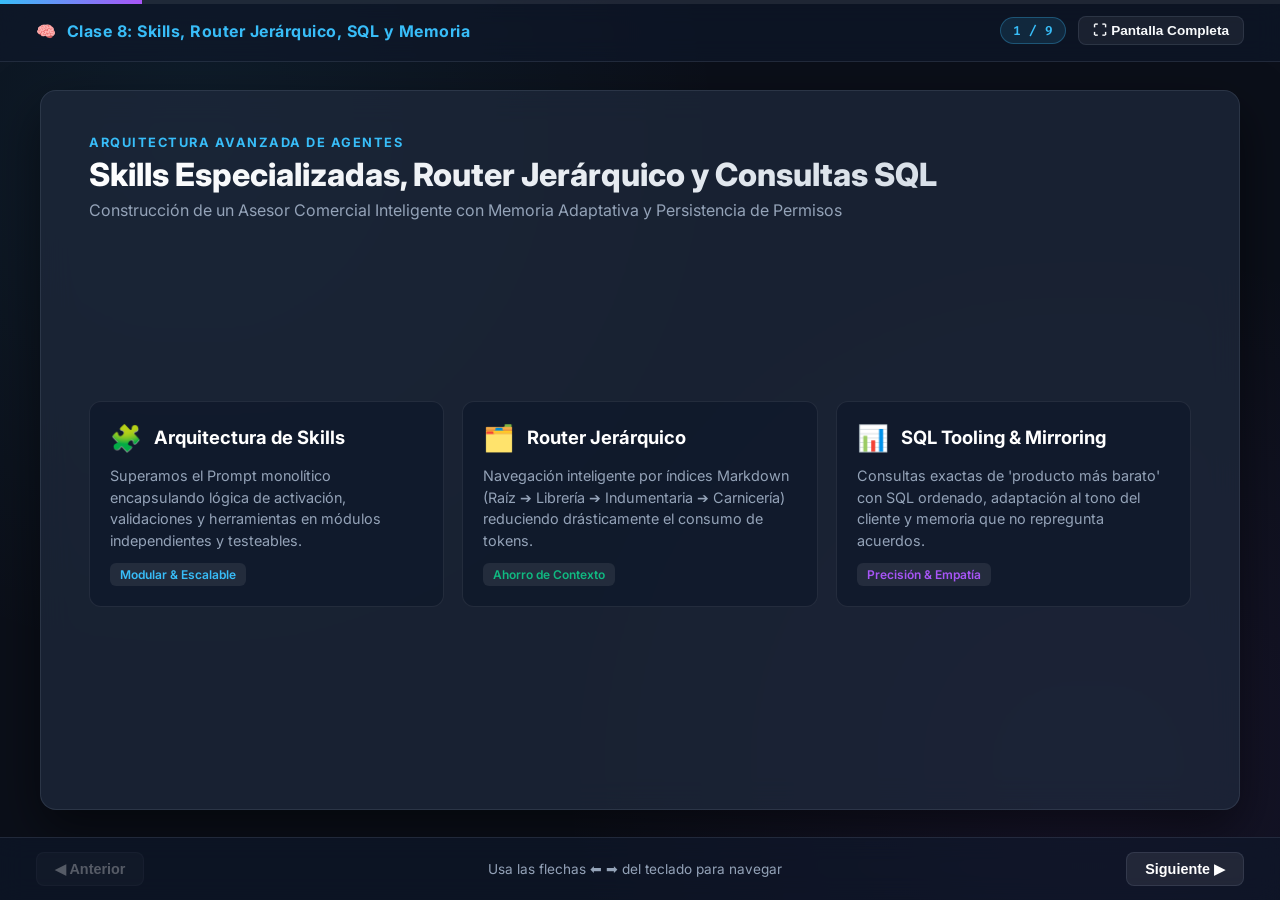
<file: clase8/10-skill/presentacion_clase8.html>
<!DOCTYPE html>
<html lang="es">
<head>
    <meta charset="UTF-8">
    <meta name="viewport" content="width=device-width, initial-scale=1.0">
    <title>Clase 8: Skills de IA, Router Jerárquico, SQL y Memoria Adaptativa</title>
    <link rel="icon" href="data:image/svg+xml,<svg xmlns='http://www.w3.org/2000/svg' viewBox='0 0 100 100'><text y='.9em' font-size='90'>🧠</text></svg>">
    <!-- Google Fonts -->
    <link rel="preconnect" href="https://fonts.googleapis.com">
    <link rel="preconnect" href="https://fonts.gstatic.com" crossorigin>
    <link href="https://fonts.googleapis.com/css2?family=Fira+Code:wght@400;600&family=Inter:wght@300;400;600;700;800&display=swap" rel="stylesheet">
    <style>
        :root {
            --bg-primary: #0b0f19;
            --bg-card: rgba(30, 41, 59, 0.75);
            --border-card: rgba(148, 163, 184, 0.15);
            --accent-cyan: #38bdf8;
            --accent-blue: #3b82f6;
            --accent-emerald: #10b981;
            --accent-purple: #a855f7;
            --accent-amber: #f59e0b;
            --accent-rose: #f43f5e;
            --text-main: #f8fafc;
            --text-muted: #94a3b8;
        }

        * {
            box-sizing: border-box;
            margin: 0;
            padding: 0;
            user-select: none;
        }

        body {
            font-family: 'Inter', sans-serif;
            background-color: var(--bg-primary);
            background-image: 
                radial-gradient(circle at 15% 15%, rgba(56, 189, 248, 0.08) 0%, transparent 40%),
                radial-gradient(circle at 85% 85%, rgba(168, 85, 247, 0.08) 0%, transparent 40%);
            color: var(--text-main);
            overflow: hidden;
            width: 100vw;
            height: 100vh;
            display: flex;
            flex-direction: column;
        }

        /* Top Progress Bar */
        .progress-bar-container {
            width: 100%;
            height: 4px;
            background: rgba(255, 255, 255, 0.08);
            position: fixed;
            top: 0;
            left: 0;
            z-index: 100;
        }

        .progress-bar {
            height: 100%;
            width: 10%;
            background: linear-gradient(90deg, var(--accent-cyan), var(--accent-purple));
            transition: width 0.3s ease;
        }

        /* Top Header */
        header {
            display: flex;
            justify-content: space-between;
            align-items: center;
            padding: 16px 36px;
            background: rgba(15, 23, 42, 0.65);
            backdrop-filter: blur(12px);
            border-bottom: 1px solid var(--border-card);
            z-index: 10;
        }

        .header-title {
            font-size: 1rem;
            font-weight: 700;
            display: flex;
            align-items: center;
            gap: 10px;
            color: var(--accent-cyan);
            letter-spacing: 0.5px;
        }

        .header-controls {
            display: flex;
            align-items: center;
            gap: 12px;
        }

        .badge-pill {
            background: rgba(56, 189, 248, 0.12);
            color: var(--accent-cyan);
            border: 1px solid rgba(56, 189, 248, 0.3);
            padding: 4px 12px;
            border-radius: 20px;
            font-size: 0.8rem;
            font-weight: 600;
            font-family: 'Fira Code', monospace;
        }

        .btn-icon {
            background: rgba(255, 255, 255, 0.06);
            border: 1px solid var(--border-card);
            color: var(--text-main);
            padding: 6px 14px;
            border-radius: 8px;
            cursor: pointer;
            font-size: 0.85rem;
            font-weight: 600;
            transition: all 0.2s;
            display: flex;
            align-items: center;
            gap: 6px;
        }

        .btn-icon:hover {
            background: rgba(255, 255, 255, 0.15);
            border-color: var(--accent-cyan);
            transform: translateY(-1px);
        }

        /* Main Presentation Canvas */
        main.deck-container {
            flex: 1;
            position: relative;
            display: flex;
            align-items: center;
            justify-content: center;
            padding: 24px 40px;
            overflow: hidden;
        }

        .slide {
            position: absolute;
            width: min(1200px, 94vw);
            height: min(720px, 82vh);
            background: var(--bg-card);
            border: 1px solid var(--border-card);
            border-radius: 16px;
            backdrop-filter: blur(16px);
            padding: 40px 48px;
            opacity: 0;
            pointer-events: none;
            transform: scale(0.95) translateY(20px);
            transition: opacity 0.35s cubic-bezier(0.16, 1, 0.3, 1), transform 0.35s cubic-bezier(0.16, 1, 0.3, 1);
            display: flex;
            flex-direction: column;
            justify-content: space-between;
            box-shadow: 0 20px 50px rgba(0, 0, 0, 0.5);
            overflow-y: auto;
        }

        .slide.active {
            opacity: 1;
            pointer-events: auto;
            transform: scale(1) translateY(0);
            z-index: 5;
        }

        /* Slide Components */
        .slide-header {
            margin-bottom: 20px;
        }

        .slide-tag {
            font-size: 0.8rem;
            text-transform: uppercase;
            letter-spacing: 1.5px;
            font-weight: 700;
            color: var(--accent-cyan);
            margin-bottom: 6px;
            display: inline-block;
        }

        .slide-title {
            font-size: 2rem;
            font-weight: 800;
            line-height: 1.2;
            background: linear-gradient(135deg, #ffffff 0%, #cbd5e1 100%);
            -webkit-background-clip: text;
            -webkit-text-fill-color: transparent;
        }

        .slide-subtitle {
            font-size: 1rem;
            color: var(--text-muted);
            margin-top: 6px;
        }

        .slide-body {
            flex: 1;
            display: flex;
            flex-direction: column;
            justify-content: center;
            gap: 20px;
        }

        /* Grid Layouts */
        .grid-2 {
            display: grid;
            grid-template-columns: 1fr 1fr;
            gap: 24px;
            align-items: stretch;
        }

        .grid-3 {
            display: grid;
            grid-template-columns: repeat(3, 1fr);
            gap: 18px;
            align-items: stretch;
        }

        /* Cards */
        .card {
            background: rgba(15, 23, 42, 0.7);
            border: 1px solid rgba(255, 255, 255, 0.08);
            border-radius: 12px;
            padding: 20px;
            transition: all 0.25s ease;
            display: flex;
            flex-direction: column;
        }

        .card:hover {
            border-color: rgba(56, 189, 248, 0.4);
            transform: translateY(-2px);
            box-shadow: 0 8px 24px rgba(0, 0, 0, 0.3);
        }

        .card-header {
            display: flex;
            align-items: center;
            gap: 12px;
            margin-bottom: 12px;
        }

        .card-icon {
            font-size: 1.6rem;
        }

        .card-title {
            font-size: 1.15rem;
            font-weight: 700;
            color: #fff;
        }

        .card-desc {
            font-size: 0.9rem;
            color: var(--text-muted);
            line-height: 1.5;
            flex: 1;
        }

        .card-badge {
            align-self: flex-start;
            margin-top: 12px;
            font-size: 0.75rem;
            padding: 4px 10px;
            border-radius: 6px;
            background: rgba(255, 255, 255, 0.08);
            font-weight: 600;
        }

        /* Code Blocks */
        .code-container {
            background: #060911;
            border: 1px solid rgba(255, 255, 255, 0.1);
            border-radius: 10px;
            overflow: hidden;
            font-family: 'Fira Code', monospace;
            font-size: 0.82rem;
            position: relative;
        }

        .code-header {
            background: rgba(255, 255, 255, 0.04);
            padding: 8px 14px;
            display: flex;
            justify-content: space-between;
            align-items: center;
            border-bottom: 1px solid rgba(255, 255, 255, 0.06);
        }

        .code-lang {
            color: var(--accent-cyan);
            font-size: 0.75rem;
            font-weight: 600;
        }

        .copy-btn {
            background: transparent;
            border: none;
            color: var(--text-muted);
            cursor: pointer;
            font-size: 0.75rem;
            display: flex;
            align-items: center;
            gap: 4px;
        }

        .copy-btn:hover {
            color: #fff;
        }

        pre {
            padding: 14px;
            overflow-x: auto;
            color: #e2e8f0;
            line-height: 1.5;
            max-height: 380px;
        }

        /* Simulator Interactive Styles */
        .sim-container {
            display: grid;
            grid-template-columns: 1.1fr 1fr;
            gap: 20px;
            height: 100%;
        }

        .sim-box {
            background: rgba(15, 23, 42, 0.85);
            border: 1px solid var(--border-card);
            border-radius: 12px;
            padding: 20px;
            display: flex;
            flex-direction: column;
            gap: 12px;
        }

        .sim-input {
            width: 100%;
            background: rgba(0, 0, 0, 0.4);
            border: 1px solid rgba(255, 255, 255, 0.15);
            color: #fff;
            padding: 10px 14px;
            border-radius: 8px;
            font-family: 'Inter', sans-serif;
            font-size: 0.9rem;
            outline: none;
        }

        .sim-input:focus {
            border-color: var(--accent-cyan);
            box-shadow: 0 0 0 2px rgba(56, 189, 248, 0.2);
        }

        .sim-btn {
            background: linear-gradient(135deg, var(--accent-cyan), var(--accent-blue));
            color: #000;
            font-weight: 700;
            padding: 10px 18px;
            border: none;
            border-radius: 8px;
            cursor: pointer;
            transition: all 0.2s;
        }

        .sim-btn:hover {
            opacity: 0.9;
            transform: translateY(-1px);
        }

        .sim-output {
            flex: 1;
            background: #060911;
            border: 1px solid rgba(255, 255, 255, 0.08);
            border-radius: 8px;
            padding: 14px;
            overflow-y: auto;
            font-family: 'Fira Code', monospace;
            font-size: 0.82rem;
            color: #38bdf8;
            line-height: 1.5;
            white-space: pre-wrap;
        }

        /* Navigation Footer */
        footer {
            padding: 14px 36px;
            display: flex;
            justify-content: space-between;
            align-items: center;
            background: rgba(15, 23, 42, 0.65);
            backdrop-filter: blur(12px);
            border-top: 1px solid var(--border-card);
            z-index: 10;
        }

        .nav-btn {
            background: rgba(255, 255, 255, 0.08);
            border: 1px solid var(--border-card);
            color: #fff;
            padding: 8px 18px;
            border-radius: 8px;
            cursor: pointer;
            font-weight: 600;
            font-size: 0.9rem;
            transition: all 0.2s;
            display: flex;
            align-items: center;
            gap: 8px;
        }

        .nav-btn:hover:not(:disabled) {
            background: var(--accent-cyan);
            color: #000;
            border-color: var(--accent-cyan);
        }

        .nav-btn:disabled {
            opacity: 0.3;
            cursor: not-allowed;
        }

        /* Tabbed code viewer */
        .tab-buttons {
            display: flex;
            gap: 6px;
            margin-bottom: 10px;
        }

        .tab-btn {
            background: rgba(255, 255, 255, 0.05);
            border: 1px solid rgba(255, 255, 255, 0.1);
            color: var(--text-muted);
            padding: 6px 14px;
            border-radius: 6px;
            font-size: 0.8rem;
            cursor: pointer;
            font-weight: 600;
        }

        .tab-btn.active {
            background: rgba(56, 189, 248, 0.2);
            color: var(--accent-cyan);
            border-color: var(--accent-cyan);
        }

        .tab-pane {
            display: none;
        }

        .tab-pane.active {
            display: block;
        }
    </style>
</head>
<body>

    <div class="progress-bar-container">
        <div class="progress-bar" id="progressBar"></div>
    </div>

    <header>
        <div class="header-title">
            <span>🧠</span>
            <span>Clase 8: Skills, Router Jerárquico, SQL y Memoria</span>
        </div>
        <div class="header-controls">
            <span class="badge-pill" id="slideCounter">1 / 9</span>
            <button class="btn-icon" id="fullscreenBtn">⛶ Pantalla Completa</button>
        </div>
    </header>

    <main class="deck-container">

        <!-- SLIDE 1: Portada -->
        <section class="slide active" data-slide="1">
            <div class="slide-header">
                <span class="slide-tag">Arquitectura Avanzada de Agentes</span>
                <h1 class="slide-title">Skills Especializadas, Router Jerárquico y Consultas SQL</h1>
                <p class="slide-subtitle">Construcción de un Asesor Comercial Inteligente con Memoria Adaptativa y Persistencia de Permisos</p>
            </div>
            <div class="slide-body">
                <div class="grid-3">
                    <div class="card">
                        <div class="card-header">
                            <span class="card-icon">🧩</span>
                            <h3 class="card-title">Arquitectura de Skills</h3>
                        </div>
                        <p class="card-desc">Superamos el Prompt monolítico encapsulando lógica de activación, validaciones y herramientas en módulos independientes y testeables.</p>
                        <span class="card-badge" style="color: var(--accent-cyan);">Modular & Escalable</span>
                    </div>
                    <div class="card">
                        <div class="card-header">
                            <span class="card-icon">🗂️</span>
                            <h3 class="card-title">Router Jerárquico</h3>
                        </div>
                        <p class="card-desc">Navegación inteligente por índices Markdown (Raíz ➔ Librería ➔ Indumentaria ➔ Carnicería) reduciendo drásticamente el consumo de tokens.</p>
                        <span class="card-badge" style="color: var(--accent-emerald);">Ahorro de Contexto</span>
                    </div>
                    <div class="card">
                        <div class="card-header">
                            <span class="card-icon">📊</span>
                            <h3 class="card-title">SQL Tooling & Mirroring</h3>
                        </div>
                        <p class="card-desc">Consultas exactas de 'producto más barato' con SQL ordenado, adaptación al tono del cliente y memoria que no repregunta acuerdos.</p>
                        <span class="card-badge" style="color: var(--accent-purple);">Precisión & Empatía</span>
                    </div>
                </div>
            </div>
        </section>

        <!-- SLIDE 2: El Desafío: Monolito vs Skills -->
        <section class="slide" data-slide="2">
            <div class="slide-header">
                <span class="slide-tag">Conceptos Fundamentales</span>
                <h1 class="slide-title">El Problema del Prompt Monolítico</h1>
                <p class="slide-subtitle">Por qué los agentes complejos necesitan Skills desacopladas y autónomas</p>
            </div>
            <div class="slide-body">
                <div class="grid-2">
                    <div class="card" style="border-color: rgba(244, 63, 94, 0.3);">
                        <div class="card-header">
                            <span class="card-icon">❌</span>
                            <h3 class="card-title" style="color: var(--accent-rose);">Enfoque Monolítico (Ingenuo)</h3>
                        </div>
                        <ul style="color: var(--text-muted); font-size: 0.9rem; line-height: 1.8; margin-left: 20px;">
                            <li>Un System Prompt de miles de líneas con todas las reglas de negocio.</li>
                            <li>Todos los archivos y catálogos cargados al contexto a la vez.</li>
                            <li>Degradación de atención: el modelo confunde reglas y pierde precisión.</li>
                            <li>Costos altos de API y lentitud en cada interacción.</li>
                        </ul>
                    </div>
                    <div class="card" style="border-color: rgba(16, 185, 129, 0.3);">
                        <div class="card-header">
                            <span class="card-icon">✅</span>
                            <h3 class="card-title" style="color: var(--accent-emerald);">Enfoque Basado en Skills</h3>
                        </div>
                        <ul style="color: var(--text-muted); font-size: 0.9rem; line-height: 1.8; margin-left: 20px;">
                            <li><strong>Matcher:</strong> Detecta si el prompt activa la habilidad (ej: consulta de precios).</li>
                            <li><strong>Executor:</strong> Ejecuta la herramienta especializada (SQL, Router, Memoria).</li>
                            <li><strong>Aislamiento:</strong> Cada skill es testeable en Python de forma aislada.</li>
                            <li><strong>Composición:</strong> El Agente orquesta las habilidades que necesita.</li>
                        </ul>
                    </div>
                </div>
            </div>
        </section>

        <!-- SLIDE 3: Router Jerárquico de Documentos -->
        <section class="slide" data-slide="3">
            <div class="slide-header">
                <span class="slide-tag">Navegación Semántica</span>
                <h1 class="slide-title">Router Jerárquico de Carpetas e Índices</h1>
                <p class="slide-subtitle">Búsqueda multinivel sin sobrecargar la ventana de contexto</p>
            </div>
            <div class="slide-body">
                <div class="grid-2">
                    <div class="card">
                        <div class="card-header">
                            <span class="card-icon">🌳</span>
                            <h3 class="card-title">Estructura Multinivel</h3>
                        </div>
                        <div class="code-container">
                            <div class="code-header">
                                <span class="code-lang">JERARQUÍA DE CARPETAS</span>
                            </div>
                            <pre>sample_storage/
├── INDEX.md          # Router Maestro
├── MEMORY.md         # Memoria Global
├── libreria/
│   ├── INDEX.md      # Cuadernos, lápices, resmas
│   └── MEMORY.md
├── indumentaria/
│   └── INDEX.md      # Remeras, pantalones
└── carniceria/
    └── INDEX.md      # Pollo, asado, milanesas</pre>
                        </div>
                    </div>
                    <div class="card">
                        <div class="card-header">
                            <span class="card-icon">⚡</span>
                            <h3 class="card-title">Flujo del Router</h3>
                        </div>
                        <p class="card-desc">
                            1. Llega prompt: <em>"cuál es el cuaderno más barato"</em>.<br><br>
                            2. El <code>RouterJerarquicoSkill</code> analiza el <code>INDEX.md</code> raíz y mapea <code>cuaderno</code> ➔ <code>libreria/</code>.<br><br>
                            3. Abre bajo demanda <code>libreria/INDEX.md</code> descartando indumentaria y carnicería.<br><br>
                            4. Se ahorra hasta un <strong>80% de tokens</strong> en catálogos empresariales extensos.
                        </p>
                    </div>
                </div>
            </div>
        </section>

        <!-- SLIDE 4: Base de Datos & Consultas SQL -->
        <section class="slide" data-slide="4">
            <div class="slide-header">
                <span class="slide-tag">Tool Calling & Persistencia</span>
                <h1 class="slide-title">Consultas SQL y Cálculo de Óptimos</h1>
                <p class="slide-subtitle">Cómo evitar alucinaciones numéricas delegando en motores relacionales</p>
            </div>
            <div class="slide-body">
                <div class="grid-2">
                    <div class="card">
                        <div class="card-header">
                            <span class="card-icon">📐</span>
                            <h3 class="card-title">1. Introspección (PRAGMA/DESCRIBE)</h3>
                        </div>
                        <div class="code-container">
                            <div class="code-header"><span class="code-lang">SQL ESQUEMA</span></div>
                            <pre>-- La IA consulta el esquema de la tabla:
PRAGMA table_info(insumos);

/* Columnas reconocidas:
   id, nombre, descripcion, precio, stock, 
   categoria_id, palabras_relacionadas */</pre>
                        </div>
                    </div>
                    <div class="card">
                        <div class="card-header">
                            <span class="card-icon">🎯</span>
                            <h3 class="card-title">2. Sentencia SQL de Optimización</h3>
                        </div>
                        <div class="code-container">
                            <div class="code-header"><span class="code-lang">SQL OPTIMIZADO</span></div>
                            <pre>-- Consulta para 'el cuaderno más barato':
SELECT * FROM insumos 
WHERE (LOWER(nombre) LIKE '%cuaderno%' 
   OR LOWER(palabras_relacionadas) LIKE '%cuaderno%')
ORDER BY precio ASC 
LIMIT 1;

-- Resultado exacto:
-- "Cuaderno económico tapa blanda" | $95 | Stock: 250</pre>
                        </div>
                    </div>
                </div>
            </div>
        </section>

        <!-- SLIDE 5: Memoria Adaptativa, Mirroring & Permisos -->
        <section class="slide" data-slide="5">
            <div class="slide-header">
                <span class="slide-tag">Psicología de la Venta & UX</span>
                <h1 class="slide-title">Memoria Adaptativa, Mirroring y Permisos</h1>
                <p class="slide-subtitle">Adaptación al vocabulario del usuario y respeto irrestricto a los acuerdos</p>
            </div>
            <div class="slide-body">
                <div class="grid-3">
                    <div class="card">
                        <div class="card-header">
                            <span class="card-icon">🗣️</span>
                            <h3 class="card-title">Mirroring Léxico</h3>
                        </div>
                        <p class="card-desc">El agente hace una sumatoria de palabras del usuario: si habla informal responde con calidez ("¡Hola! Mirá, acá tenés..."); si habla formal responde protocolar ("Estimado, le informo...").</p>
                    </div>
                    <div class="card">
                        <div class="card-header">
                            <span class="card-icon">🔒</span>
                            <h3 class="card-title">Persistencia de Permisos</h3>
                        </div>
                        <p class="card-desc">Si el usuario otorgó permiso de cotización o reserva, la IA lo guarda en <code>MEMORY.md</code>. <strong>Regla de oro:</strong> Nunca volver a preguntar algo ya autorizado.</p>
                    </div>
                    <div class="card">
                        <div class="card-header">
                            <span class="card-icon">✨</span>
                            <h3 class="card-title">"Respuesta Bonita"</h3>
                        </div>
                        <p class="card-desc">Presenta el producto óptimo con estructura limpia: Título destacado, precio claro en ARS, stock garantizado y llamado a la acción comercial persuasivo.</p>
                    </div>
                </div>
            </div>
        </section>

        <!-- SLIDE 6: Simulador Interactivo en Vivo -->
        <section class="slide" data-slide="6">
            <div class="slide-header">
                <span class="slide-tag">Laboratorio en Vivo</span>
                <h1 class="slide-title">Simulador Interactivo del Asesor y Router</h1>
                <p class="slide-subtitle">Prueba en tiempo real la activación de Skills, el ruteo, la consulta SQL y la respuesta comercial</p>
            </div>
            <div class="slide-body">
                <div class="sim-container">
                    <div class="sim-box">
                        <label style="font-size: 0.85rem; font-weight: 600; color: var(--accent-cyan);">1. Ingresa tu consulta o prompt:</label>
                        <input type="text" id="simPromptInput" class="sim-input" value="Hola che, quiero saber cuál es el cuaderno más barato en stock" placeholder="Escribe aquí tu consulta...">
                        
                        <div style="display: flex; gap: 8px;">
                            <button class="sim-btn" onclick="runSimulation('cuaderno')">📒 Test Cuaderno Barato</button>
                            <button class="sim-btn" style="background: rgba(255,255,255,0.1); color: #fff;" onclick="runSimulation('remera')">👕 Test Indumentaria</button>
                            <button class="sim-btn" style="background: rgba(255,255,255,0.1); color: #fff;" onclick="runSimulation('asado')">🥩 Test Carnicería</button>
                        </div>

                        <div style="font-size: 0.8rem; color: var(--text-muted); line-height: 1.4; margin-top: 6px;">
                            💡 Observa cómo se adaptan el módulo identificado, la sentencia SQL generada y el tono de respuesta.
                        </div>
                    </div>

                    <div class="sim-box">
                        <label style="font-size: 0.85rem; font-weight: 600; color: var(--accent-emerald);">2. Pipeline de Ejecución de Skills:</label>
                        <div class="sim-output" id="simOutputConsole">// Haz clic en un botón o presiona Enter para simular...</div>
                    </div>
                </div>
            </div>
        </section>

        <!-- SLIDE 7: Visor de Código de la Clase -->
        <section class="slide" data-slide="7">
            <div class="slide-header">
                <span class="slide-tag">Código Fuente</span>
                <h1 class="slide-title">Explorador de Archivos y Módulos de la Clase</h1>
                <p class="slide-subtitle">Código completo listo para usar en <code>clase8/10-skill/</code></p>
            </div>
            <div class="slide-body">
                <div class="tab-buttons">
                    <button class="tab-btn active" onclick="switchTab('tabSkills')">🧠 skills_engine.py</button>
                    <button class="tab-btn" onclick="switchTab('tabDb')">🗄️ catalogo_db.py</button>
                    <button class="tab-btn" onclick="switchTab('tabIndex')">🗂️ sample_storage/INDEX.md</button>
                    <button class="tab-btn" onclick="switchTab('tabMemory')">🧠 sample_storage/MEMORY.md</button>
                </div>

                <div id="tabSkills" class="tab-pane active">
                    <div class="code-container">
                        <div class="code-header">
                            <span class="code-lang">PYTHON (skills_engine.py)</span>
                            <button class="copy-btn" onclick="copyCode('codeSkills')">📋 Copiar Código</button>
                        </div>
                        <pre id="codeSkills">class RouterJerarquicoSkill(BaseSkill):
    def route_query(self, query: str) -> dict:
        # 1. Lee INDEX.md raíz y mapea la categoría
        # 2. Carga bajo demanda el índice del módulo específico
        ...

class CatalogoSQLSkill(BaseSkill):
    def execute(self, prompt: str, context: dict) -> dict:
        # Genera y ejecuta: SELECT * FROM insumos ORDER BY precio ASC LIMIT 1
        ...

class AsesorVentasSkill(BaseSkill):
    def execute(self, prompt: str, context: dict) -> dict:
        # Analiza tono (Mirroring), verifica permisos en MEMORY.md y formula respuesta bonita
        ...</pre>
                    </div>
                </div>

                <div id="tabDb" class="tab-pane">
                    <div class="code-container">
                        <div class="code-header">
                            <span class="code-lang">PYTHON (catalogo_db.py)</span>
                            <button class="copy-btn" onclick="copyCode('codeDb')">📋 Copiar Código</button>
                        </div>
                        <pre id="codeDb">def find_cheapest_product(keyword: str, categoria: str = None) -> dict:
    query = """
    SELECT i.id, i.nombre, i.descripcion, i.precio, i.stock, c.nombre AS categoria
    FROM insumos i
    LEFT JOIN categorias c ON i.categoria_id = c.id
    WHERE (LOWER(i.nombre) LIKE ? OR LOWER(i.palabras_relacionadas) LIKE ?)
    ORDER BY i.precio ASC LIMIT 1
    """
    ...</pre>
                    </div>
                </div>

                <div id="tabIndex" class="tab-pane">
                    <div class="code-container">
                        <div class="code-header">
                            <span class="code-lang">MARKDOWN (sample_storage/INDEX.md)</span>
                            <button class="copy-btn" onclick="copyCode('codeIndex')">📋 Copiar Markdown</button>
                        </div>
                        <pre id="codeIndex"># 🗂️ Índice Maestro General (INDEX.md)
| Carpeta / Módulo | Temas y Palabras Clave | Resumen del Contenido |
| :--- | :--- | :--- |
| `libreria/` | `cuaderno`, `lapiz`, `resma`, `hojas` | Precios y stock de artículos de librería |
| `indumentaria/` | `remera`, `pantalon`, `buzo`, `ropa` | Precios y stock de indumentaria comercial |
| `carniceria/` | `carne`, `pollo`, `pescado`, `asado` | Precios por kilo de cortes cárnicos |</pre>
                    </div>
                </div>

                <div id="tabMemory" class="tab-pane">
                    <div class="code-container">
                        <div class="code-header">
                            <span class="code-lang">MARKDOWN (sample_storage/MEMORY.md)</span>
                            <button class="copy-btn" onclick="copyCode('codeMemory')">📋 Copiar Markdown</button>
                        </div>
                        <pre id="codeMemory"># 🧠 Memoria de Comportamiento del Agente
- Rol: Asesor de ventas experto y empático.
- Mirroring: Espejar el estilo léxico del usuario (formal/informal).
- Permisos Activos:
  * permiso: cotizacion_directa
  * permiso: confirmacion_sin_repreguntar
  * regla: NO volver a preguntar lo que ya fue acordado.</pre>
                    </div>
                </div>
            </div>
        </section>

        <!-- SLIDE 8: Guión de Pruebas Prácticas -->
        <section class="slide" data-slide="8">
            <div class="slide-header">
                <span class="slide-tag">Taller Práctico</span>
                <h1 class="slide-title">Guión de Pruebas de la Clase</h1>
                <p class="slide-subtitle">Ejercicios guiados para validar las Skills en clase</p>
            </div>
            <div class="slide-body">
                <div class="grid-3">
                    <div class="card">
                        <div class="card-header">
                            <span class="card-icon">1️⃣</span>
                            <h3 class="card-title">Prueba de Búsqueda Óptima</h3>
                        </div>
                        <p class="card-desc">Enviar el prompt: <em>"Quiero saber cuál es el cuaderno más barato"</em>. Verificar que el agente ejecuta la consulta SQL ordenada y devuelve el cuaderno escolar de $95.</p>
                    </div>
                    <div class="card">
                        <div class="card-header">
                            <span class="card-icon">2️⃣</span>
                            <h3 class="card-title">Prueba de Mirroring</h3>
                        </div>
                        <p class="card-desc">Probar un mensaje formal (<em>"Estimado, solicito presupuesto..."</em>) vs informal (<em>"Hola che, qué onda..."</em>). Verificar la adaptación del saludo y cierre comercial.</p>
                    </div>
                    <div class="card">
                        <div class="card-header">
                            <span class="card-icon">3️⃣</span>
                            <h3 class="card-title">Prueba de Permisos</h3>
                        </div>
                        <p class="card-desc">Indicarle una autorización en <code>MEMORY.md</code> (ej: cotización directa) y pedirle un nuevo presupuesto para corroborar que no realiza repreguntas redundantes.</p>
                    </div>
                </div>
            </div>
        </section>

        <!-- SLIDE 9: Resumen y Conclusiones -->
        <section class="slide" data-slide="9">
            <div class="slide-header">
                <span class="slide-tag">Cierre de Clase</span>
                <h1 class="slide-title">Conclusiones y Próximos Pasos</h1>
                <p class="slide-subtitle">El camino hacia sistemas multiagente autónomos</p>
            </div>
            <div class="slide-body">
                <div class="grid-2">
                    <div class="card">
                        <div class="card-header">
                            <span class="card-icon">🎓</span>
                            <h3 class="card-title">Lo que Aprendimos Hoy</h3>
                        </div>
                        <ul style="color: var(--text-muted); font-size: 0.9rem; line-height: 1.8; margin-left: 20px;">
                            <li>Estructurar agentes mediante **Skills desacopladas**.</li>
                            <li>Ahorrar tokens con un **Router Jerárquico** de índices.</li>
                            <li>Resolver cálculos de precios con **SQL Tooling** en vez de estimaciones del LLM.</li>
                            <li>Aplicar **Mirroring** y **Persistencia de Permisos** para una UX conversacional de nivel empresarial.</li>
                        </ul>
                    </div>
                    <div class="card" style="border-color: rgba(56, 189, 248, 0.4); background: rgba(56, 189, 248, 0.05);">
                        <div class="card-header">
                            <span class="card-icon">🚀</span>
                            <h3 class="card-title" style="color: var(--accent-cyan);">Próxima Clase: Agentes Autónomos</h3>
                        </div>
                        <p class="card-desc">
                            En la próxima sesión conectaremos estas Skills en un pipeline con planificación autónoma (Chain of Thought), subagentes especializados y generación de reportes automáticos en PDF.
                        </p>
                    </div>
                </div>
            </div>
        </section>

    </main>

    <footer>
        <button class="nav-btn" id="prevBtn" onclick="changeSlide(-1)">◀ Anterior</button>
        <span style="font-size: 0.85rem; color: var(--text-muted);">Usa las flechas ⬅ ➡ del teclado para navegar</span>
        <button class="nav-btn" id="nextBtn" onclick="changeSlide(1)">Siguiente ▶</button>
    </footer>

    <script>
        let currentSlide = 1;
        const totalSlides = 9;

        function updateSlide() {
            document.querySelectorAll('.slide').forEach(slide => {
                slide.classList.remove('active');
                if (parseInt(slide.getAttribute('data-slide')) === currentSlide) {
                    slide.classList.add('active');
                }
            });

            document.getElementById('slideCounter').textContent = `${currentSlide} / ${totalSlides}`;
            document.getElementById('progressBar').style.width = `${(currentSlide / totalSlides) * 100}%`;

            document.getElementById('prevBtn').disabled = currentSlide === 1;
            document.getElementById('nextBtn').disabled = currentSlide === totalSlides;
        }

        function changeSlide(direction) {
            currentSlide += direction;
            if (currentSlide < 1) currentSlide = 1;
            if (currentSlide > totalSlides) currentSlide = totalSlides;
            updateSlide();
        }

        document.addEventListener('keydown', (e) => {
            if (e.key === 'ArrowRight' || e.key === 'Space') {
                changeSlide(1);
            } else if (e.key === 'ArrowLeft') {
                changeSlide(-1);
            }
        });

        // Tabs
        function switchTab(tabId) {
            document.querySelectorAll('.tab-btn').forEach(btn => btn.classList.remove('active'));
            document.querySelectorAll('.tab-pane').forEach(pane => pane.classList.remove('active'));
            
            event.target.classList.add('active');
            document.getElementById(tabId).classList.add('active');
        }

        function copyCode(elementId) {
            const text = document.getElementById(elementId).innerText;
            navigator.clipboard.writeText(text);
            alert("¡Código copiado al portapapeles!");
        }

        // Simulator Logic
        function runSimulation(type) {
            const consoleBox = document.getElementById('simOutputConsole');
            consoleBox.textContent = "⏳ Ejecutando Pipeline de Skills...\n";

            setTimeout(() => {
                if (type === 'cuaderno') {
                    consoleBox.textContent = 
`[1. Matcher] Activado: RouterJerarquicoSkill, CatalogoSQLSkill, AsesorVentasSkill
[2. Router] Ruteo desde INDEX.md general ➔ Módulo: 'libreria/'
[3. Introspección SQL] PRAGMA table_info(insumos); -> Columnas [id, nombre, precio, stock]
[4. SQL Query] SELECT * FROM insumos WHERE nombre LIKE '%cuaderno%' ORDER BY precio ASC LIMIT 1;
[5. SQL Result] { id: 3, nombre: 'Cuaderno económico tapa blanda', precio: 95.0, stock: 250 }
[6. Mirroring] Tono detectado: 'informal_cercano' (palabras: 'hola', 'che', 'barato')
[7. Permisos] 'cotizacion_directa' = ACTIVO en MEMORY.md (No se repregunta)

✨ RESPUESTA BONITA GENERADA:
━━━━━━━━━━━━━━━━━━━━━━━━━━━━━━━━━━━━━━━━━━━━━━━━━━━━━
¡Qué tal! Acá tenés la mejor opción económica que tenemos:

📌 Cuaderno económico tapa blanda
• Precio: $95.00
• Stock Disponible: 250 unidades
• Detalle: Cuaderno tamaño escolar 48 hojas económico

¿Querés que te prepare el pedido o te aparte algunas unidades?
━━━━━━━━━━━━━━━━━━━━━━━━━━━━━━━━━━━━━━━━━━━━━━━━━━━━━`;
                } else if (type === 'remera') {
                    consoleBox.textContent = 
`[1. Matcher] Activado: RouterJerarquicoSkill, CatalogoSQLSkill, AsesorVentasSkill
[2. Router] Ruteo desde INDEX.md general ➔ Módulo: 'indumentaria/'
[3. SQL Query] SELECT * FROM insumos WHERE nombre LIKE '%remera%' ORDER BY precio ASC LIMIT 1;
[4. SQL Result] { id: 7, nombre: 'Remera de algodón básica', precio: 1200.0, stock: 80 }
[5. Mirroring] Tono detectado: 'cordial_neutro'

✨ RESPUESTA BONITA GENERADA:
━━━━━━━━━━━━━━━━━━━━━━━━━━━━━━━━━━━━━━━━━━━━━━━━━━━━━
¡Mucho gusto! Te comparto la opción más conveniente en indumentaria:

📌 Remera de algodón básica
• Precio: $1,200.00
• Stock Disponible: 80 unidades
• Detalle: Remera manga corta 100% algodón peinado

Si te sirve, podemos avanzar con la preparación del pedido.
━━━━━━━━━━━━━━━━━━━━━━━━━━━━━━━━━━━━━━━━━━━━━━━━━━━━━`;
                } else if (type === 'asado') {
                    consoleBox.textContent = 
`[1. Matcher] Activado: RouterJerarquicoSkill, CatalogoSQLSkill, AsesorVentasSkill
[2. Router] Ruteo desde INDEX.md general ➔ Módulo: 'carniceria/'
[3. SQL Query] SELECT * FROM insumos WHERE nombre LIKE '%asado%' ORDER BY precio ASC LIMIT 1;
[4. SQL Result] { id: 11, nombre: 'Asado de tira novillito x kg', precio: 1800.0, stock: 40 }
[5. Mirroring] Tono detectado: 'informal_cercano'

✨ RESPUESTA BONITA GENERADA:
━━━━━━━━━━━━━━━━━━━━━━━━━━━━━━━━━━━━━━━━━━━━━━━━━━━━━
¡Qué tal! Acá tenés la cotización para el asado:

📌 Asado de tira novillito x kg
• Precio: $1,800.00 / kg
• Stock Disponible: 40 Kg
• Detalle: Corte especial para parrilla de primera calidad

¿Querés que te reservemos los kilos para el fin de semana?
━━━━━━━━━━━━━━━━━━━━━━━━━━━━━━━━━━━━━━━━━━━━━━━━━━━━━`;
                }
            }, 300);
        }

        // Fullscreen Toggle
        document.getElementById('fullscreenBtn').addEventListener('click', () => {
            if (!document.fullscreenElement) {
                document.documentElement.requestFullscreen().catch(err => {
                    alert(`Error al activar pantalla completa: ${err.message}`);
                });
            } else {
                document.exitFullscreen();
            }
        });

        updateSlide();
    </script>
</body>
</html>
</file>
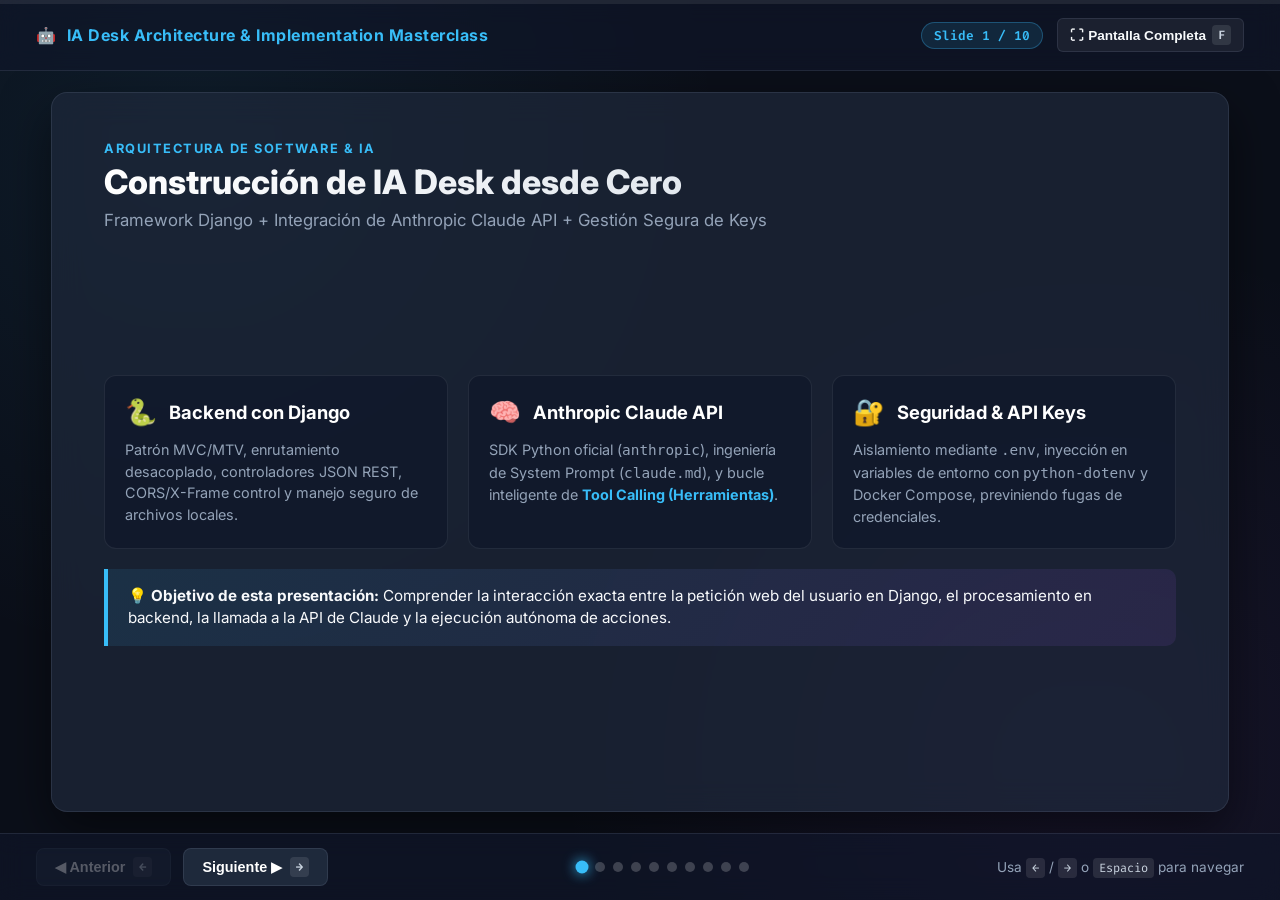
<file: files_storage/presentacion/presentacion.html>
<!DOCTYPE html>
<html lang="es">
<head>
    <meta charset="UTF-8">
    <meta name="viewport" content="width=device-width, initial-scale=1.0">
    <title>Presentación: Construcción de IA Desk (Django + Claude API + Keys)</title>
    <link rel="icon" href="data:image/svg+xml,<svg xmlns='http://www.w3.org/2000/svg' viewBox='0 0 100 100'><text y='.9em' font-size='90'>📊</text></svg>">
    <!-- Google Fonts -->
    <link rel="preconnect" href="https://fonts.googleapis.com">
    <link rel="preconnect" href="https://fonts.gstatic.com" crossorigin>
    <link href="https://fonts.googleapis.com/css2?family=Fira+Code:wght@400;600&family=Inter:wght@300;400;600;700;800&display=swap" rel="stylesheet">
    <style>
        :root {
            --bg-primary: #0b0f19;
            --bg-card: rgba(30, 41, 59, 0.7);
            --border-card: rgba(148, 163, 184, 0.15);
            --accent-cyan: #38bdf8;
            --accent-blue: #3b82f6;
            --accent-emerald: #10b981;
            --accent-purple: #a855f7;
            --accent-amber: #f59e0b;
            --accent-rose: #f43f5e;
            --text-main: #f8fafc;
            --text-muted: #94a3b8;
        }

        * {
            box-sizing: border-box;
            margin: 0;
            padding: 0;
            user-select: none;
        }

        body {
            font-family: 'Inter', sans-serif;
            background-color: var(--bg-primary);
            background-image: 
                radial-gradient(circle at 15% 15%, rgba(56, 189, 248, 0.08) 0%, transparent 40%),
                radial-gradient(circle at 85% 85%, rgba(168, 85, 247, 0.08) 0%, transparent 40%);
            color: var(--text-main);
            overflow: hidden;
            width: 100vw;
            height: 100vh;
            display: flex;
            flex-direction: column;
        }

        /* Top Progress Bar */
        .progress-bar-container {
            width: 100%;
            height: 4px;
            background: rgba(255, 255, 255, 0.08);
            position: fixed;
            top: 0;
            left: 0;
            z-index: 100;
        }

        .progress-bar {
            height: 100%;
            width: 0%;
            background: linear-gradient(90deg, var(--accent-cyan), var(--accent-purple));
            transition: width 0.3s ease;
        }

        /* Top Header */
        header {
            display: flex;
            justify-content: space-between;
            align-items: center;
            padding: 18px 36px;
            background: rgba(15, 23, 42, 0.6);
            backdrop-filter: blur(12px);
            border-bottom: 1px solid var(--border-card);
            z-index: 10;
        }

        .header-title {
            font-size: 1rem;
            font-weight: 700;
            display: flex;
            align-items: center;
            gap: 10px;
            color: var(--accent-cyan);
            letter-spacing: 0.5px;
        }

        .header-controls {
            display: flex;
            align-items: center;
            gap: 14px;
        }

        .badge-pill {
            background: rgba(56, 189, 248, 0.12);
            color: var(--accent-cyan);
            border: 1px solid rgba(56, 189, 248, 0.3);
            padding: 4px 12px;
            border-radius: 20px;
            font-size: 0.8rem;
            font-weight: 600;
            font-family: 'Fira Code', monospace;
        }

        .btn-icon {
            background: rgba(255, 255, 255, 0.06);
            border: 1px solid var(--border-card);
            color: var(--text-main);
            padding: 6px 12px;
            border-radius: 6px;
            cursor: pointer;
            font-size: 0.85rem;
            font-weight: 600;
            transition: all 0.2s;
            display: flex;
            align-items: center;
            gap: 6px;
        }

        .btn-icon:hover {
            background: rgba(255, 255, 255, 0.15);
            border-color: var(--accent-cyan);
        }

        /* Main Presentation Canvas */
        main.deck-container {
            flex: 1;
            position: relative;
            display: flex;
            align-items: center;
            justify-content: center;
            padding: 24px 40px;
            overflow: hidden;
        }

        .slide {
            position: absolute;
            width: min(1200px, 92vw);
            height: min(720px, 80vh);
            background: var(--bg-card);
            border: 1px solid var(--border-card);
            border-radius: 16px;
            backdrop-filter: blur(16px);
            padding: 44px 52px;
            opacity: 0;
            pointer-events: none;
            transform: scale(0.95) translateY(20px);
            transition: opacity 0.4s cubic-bezier(0.16, 1, 0.3, 1), transform 0.4s cubic-bezier(0.16, 1, 0.3, 1);
            display: flex;
            flex-direction: column;
            justify-content: space-between;
            box-shadow: 0 20px 50px rgba(0, 0, 0, 0.5);
            overflow-y: auto;
        }

        .slide.active {
            opacity: 1;
            pointer-events: auto;
            transform: scale(1) translateY(0);
            z-index: 5;
        }

        /* Typography & Slide Components */
        .slide-header {
            margin-bottom: 24px;
        }

        .slide-tag {
            font-size: 0.8rem;
            text-transform: uppercase;
            letter-spacing: 1.5px;
            font-weight: 700;
            color: var(--accent-cyan);
            margin-bottom: 6px;
            display: inline-block;
        }

        .slide-title {
            font-size: 2.1rem;
            font-weight: 800;
            line-height: 1.2;
            background: linear-gradient(135deg, #ffffff 0%, #cbd5e1 100%);
            -webkit-background-clip: text;
            -webkit-text-fill-color: transparent;
        }

        .slide-subtitle {
            font-size: 1.05rem;
            color: var(--text-muted);
            margin-top: 8px;
        }

        .slide-body {
            flex: 1;
            display: flex;
            flex-direction: column;
            justify-content: center;
            gap: 20px;
        }

        /* Grid Layouts */
        .grid-2 {
            display: grid;
            grid-template-columns: 1fr 1fr;
            gap: 24px;
            align-items: stretch;
        }

        .grid-3 {
            display: grid;
            grid-template-columns: repeat(3, 1fr);
            gap: 20px;
            align-items: stretch;
        }

        /* Cards */
        .card {
            background: rgba(15, 23, 42, 0.7);
            border: 1px solid rgba(255, 255, 255, 0.08);
            border-radius: 12px;
            padding: 20px;
            transition: all 0.25s ease;
        }

        .card:hover {
            border-color: rgba(56, 189, 248, 0.4);
            transform: translateY(-2px);
            box-shadow: 0 8px 24px rgba(0, 0, 0, 0.3);
        }

        .card-header {
            display: flex;
            align-items: center;
            gap: 12px;
            margin-bottom: 12px;
        }

        .card-icon {
            font-size: 1.6rem;
        }

        .card-title {
            font-size: 1.15rem;
            font-weight: 700;
            color: #fff;
        }

        .card-desc {
            font-size: 0.9rem;
            color: var(--text-muted);
            line-height: 1.5;
        }

        .card-desc strong {
            color: var(--accent-cyan);
        }

        .card-desc ul {
            margin-left: 18px;
            margin-top: 8px;
        }

        .card-desc li {
            margin-bottom: 6px;
        }

        /* Code Blocks */
        pre {
            background: #060913;
            border: 1px solid rgba(56, 189, 248, 0.25);
            border-radius: 10px;
            padding: 16px 20px;
            font-family: 'Fira Code', monospace;
            font-size: 0.85rem;
            line-height: 1.5;
            color: #e2e8f0;
            overflow-x: auto;
            user-select: text;
        }

        .code-keyword { color: #f43f5e; font-weight: 600; }
        .code-func { color: #38bdf8; }
        .code-str { color: #10b981; }
        .code-comment { color: #64748b; font-style: italic; }
        .code-var { color: #f59e0b; }

        /* Flow Diagram */
        .diagram-container {
            display: flex;
            align-items: center;
            justify-content: space-between;
            gap: 12px;
            margin: 10px 0;
        }

        .diagram-node {
            background: #0f172a;
            border: 1px solid var(--accent-cyan);
            border-radius: 10px;
            padding: 16px;
            text-align: center;
            flex: 1;
        }

        .diagram-arrow {
            color: var(--accent-cyan);
            font-size: 1.4rem;
            font-weight: bold;
        }

        /* Highlight box */
        .highlight-box {
            background: linear-gradient(135deg, rgba(56, 189, 248, 0.1) 0%, rgba(168, 85, 247, 0.1) 100%);
            border-left: 4px solid var(--accent-cyan);
            padding: 16px 20px;
            border-radius: 0 10px 10px 0;
            font-size: 0.95rem;
            line-height: 1.5;
        }

        /* Footer Controls */
        footer {
            display: flex;
            justify-content: space-between;
            align-items: center;
            padding: 14px 36px;
            background: rgba(15, 23, 42, 0.6);
            backdrop-filter: blur(12px);
            border-top: 1px solid var(--border-card);
            z-index: 10;
        }

        .nav-buttons {
            display: flex;
            gap: 12px;
        }

        .nav-btn {
            background: #1e293b;
            color: #fff;
            border: 1px solid var(--border-card);
            padding: 8px 18px;
            border-radius: 8px;
            cursor: pointer;
            font-weight: 600;
            font-size: 0.9rem;
            display: flex;
            align-items: center;
            gap: 8px;
            transition: all 0.2s;
        }

        .nav-btn:hover:not(:disabled) {
            background: var(--accent-cyan);
            color: #0b0f19;
            border-color: var(--accent-cyan);
        }

        .nav-btn:disabled {
            opacity: 0.3;
            cursor: not-allowed;
        }

        .slide-dots {
            display: flex;
            gap: 8px;
            align-items: center;
        }

        .dot {
            width: 10px;
            height: 10px;
            border-radius: 50%;
            background: rgba(255, 255, 255, 0.2);
            cursor: pointer;
            transition: all 0.2s;
        }

        .dot.active {
            background: var(--accent-cyan);
            transform: scale(1.3);
            box-shadow: 0 0 10px var(--accent-cyan);
        }

        /* Keyboard tips */
        .key-hint {
            background: rgba(255, 255, 255, 0.1);
            padding: 2px 6px;
            border-radius: 4px;
            font-size: 0.75rem;
            font-family: 'Fira Code', monospace;
            color: #cbd5e1;
        }
    </style>
</head>
<body>

    <!-- Top Progress Bar -->
    <div class="progress-bar-container">
        <div class="progress-bar" id="progressBar"></div>
    </div>

    <!-- Header -->
    <header>
        <div class="header-title">
            <span>🤖</span>
            <span>IA Desk Architecture & Implementation Masterclass</span>
        </div>
        <div class="header-controls">
            <span class="badge-pill" id="slideCounter">Slide 1 / 10</span>
            <button class="btn-icon" onclick="toggleFullScreen()">⛶ Pantalla Completa <span class="key-hint">F</span></button>
        </div>
    </header>

    <!-- Slide Deck Container -->
    <main class="deck-container">

        <!-- SLIDE 1: Portada -->
        <section class="slide active" data-index="1">
            <div class="slide-header">
                <span class="slide-tag">Arquitectura de Software & IA</span>
                <h1 class="slide-title">Construcción de IA Desk desde Cero</h1>
                <p class="slide-subtitle">Framework Django + Integración de Anthropic Claude API + Gestión Segura de Keys</p>
            </div>
            <div class="slide-body">
                <div class="grid-3">
                    <div class="card">
                        <div class="card-header">
                            <span class="card-icon">🐍</span>
                            <h3 class="card-title">Backend con Django</h3>
                        </div>
                        <div class="card-desc">
                            Patrón MVC/MTV, enrutamiento desacoplado, controladores JSON REST, CORS/X-Frame control y manejo seguro de archivos locales.
                        </div>
                    </div>
                    <div class="card">
                        <div class="card-header">
                            <span class="card-icon">🧠</span>
                            <h3 class="card-title">Anthropic Claude API</h3>
                        </div>
                        <div class="card-desc">
                            SDK Python oficial (<code>anthropic</code>), ingeniería de System Prompt (<code>claude.md</code>), y bucle inteligente de <strong>Tool Calling (Herramientas)</strong>.
                        </div>
                    </div>
                    <div class="card">
                        <div class="card-header">
                            <span class="card-icon">🔐</span>
                            <h3 class="card-title">Seguridad & API Keys</h3>
                        </div>
                        <div class="card-desc">
                            Aislamiento mediante <code>.env</code>, inyección en variables de entorno con <code>python-dotenv</code> y Docker Compose, previniendo fugas de credenciales.
                        </div>
                    </div>
                </div>
                <div class="highlight-box">
                    💡 <strong>Objetivo de esta presentación:</strong> Comprender la interacción exacta entre la petición web del usuario en Django, el procesamiento en backend, la llamada a la API de Claude y la ejecución autónoma de acciones.
                </div>
            </div>
        </section>

        <!-- SLIDE 2: Arquitectura y Flujo de Datos -->
        <section class="slide" data-index="2">
            <div class="slide-header">
                <span class="slide-tag">Ecosistema & Flujo</span>
                <h1 class="slide-title">Diagrama de Arquitectura del Sistema</h1>
                <p class="slide-subtitle">Cómo se comunican el Navegador, Django, la API de Anthropic y el File System</p>
            </div>
            <div class="slide-body">
                <div class="diagram-container">
                    <div class="diagram-node">
                        <h4 style="color:var(--accent-cyan); margin-bottom:6px;">🌐 Frontend Web</h4>
                        <p style="font-size:0.8rem; color:var(--text-muted);">HTML5 + Vanilla JS + CSS</p>
                        <p style="font-size:0.75rem; margin-top:4px;">Fetch asíncrono a <code>/api/chat/</code></p>
                    </div>
                    <div class="diagram-arrow">➔</div>
                    <div class="diagram-node" style="border-color:var(--accent-emerald);">
                        <h4 style="color:var(--accent-emerald); margin-bottom:6px;">🐍 Backend Django</h4>
                        <p style="font-size:0.8rem; color:var(--text-muted);"><code>urls.py</code> + <code>views.py</code></p>
                        <p style="font-size:0.75rem; margin-top:4px;">Gestión de <code>.env</code> y SDK</p>
                    </div>
                    <div class="diagram-arrow">➔</div>
                    <div class="diagram-node" style="border-color:var(--accent-purple);">
                        <h4 style="color:var(--accent-purple); margin-bottom:6px;">🤖 Claude API</h4>
                        <p style="font-size:0.8rem; color:var(--text-muted);">Anthropic Cloud</p>
                        <p style="font-size:0.75rem; margin-top:4px;">Tool Calling & Razonamiento</p>
                    </div>
                    <div class="diagram-arrow">➔</div>
                    <div class="diagram-node" style="border-color:var(--accent-amber);">
                        <h4 style="color:var(--accent-amber); margin-bottom:6px;">📁 files_storage/</h4>
                        <p style="font-size:0.8rem; color:var(--text-muted);">File System Local</p>
                        <p style="font-size:0.75rem; margin-top:4px;"><code>INDEX.md</code> + <code>MEMORY.md</code></p>
                    </div>
                </div>

                <div class="grid-2">
                    <div class="card">
                        <h3 class="card-title" style="color:var(--accent-cyan);">1. Petición del Usuario</h3>
                        <p class="card-desc">El usuario escribe un mensaje en la interfaz. JavaScript empaqueta el prompt y lo envía a Django mediante <code>fetch('/api/chat/')</code> en formato JSON.</p>
                    </div>
                    <div class="card">
                        <h3 class="card-title" style="color:var(--accent-purple);">2. Delegación y Ejecución</h3>
                        <p class="card-desc">Django inyecta la API Key de Anthropic, carga el system prompt y la memoria. Si Claude decide invocar una herramienta (escribir o leer un archivo), Django ejecuta la acción localmente y le devuelve el resultado.</p>
                    </div>
                </div>
            </div>
        </section>

        <!-- SLIDE 3: Estructura del Framework Django -->
        <section class="slide" data-index="3">
            <div class="slide-header">
                <span class="slide-tag">Paso 1 · Framework Django</span>
                <h1 class="slide-title">Estructura del Proyecto en Django</h1>
                <p class="slide-subtitle">Organización limpia separando configuración (<code>core/</code>) de lógica de aplicación (<code>app/</code>)</p>
            </div>
            <div class="slide-body">
                <div class="grid-2">
                    <div>
                        <pre><code>iaDesk/
├── <span class="code-var">core/</span>                  <span class="code-comment"># Configuración central Django</span>
│   ├── <span class="code-str">settings.py</span>        <span class="code-comment"># Variables, apps, middleware</span>
│   ├── <span class="code-str">urls.py</span>            <span class="code-comment"># Router raíz de URLs</span>
│   └── <span class="code-str">wsgi.py</span>            <span class="code-comment"># Punto de entrada Web Server</span>
├── <span class="code-var">app/</span>                   <span class="code-comment"># Módulo principal de la aplicación</span>
│   ├── <span class="code-str">views.py</span>           <span class="code-comment"># Controladores de IA y Archivos</span>
│   ├── <span class="code-str">urls.py</span>            <span class="code-comment"># Rutas API de la app</span>
│   ├── <span class="code-str">templates/</span>         <span class="code-comment"># index.html</span>
│   └── <span class="code-str">static/</span>            <span class="code-comment"># CSS, JS, imágenes</span>
├── <span class="code-var">files_storage/</span>         <span class="code-comment"># Directorio de trabajo local</span>
└── <span class="code-str">manage.py</span>              <span class="code-comment"># CLI de Django</span></code></pre>
                    </div>
                    <div class="card">
                        <div class="card-header">
                            <span class="card-icon">⚙️</span>
                            <h3 class="card-title">Conceptos Clave de Django</h3>
                        </div>
                        <div class="card-desc">
                            <ul>
                                <li><strong>Modularidad:</strong> La lógica de negocio y endpoints viven dentro de <code>app/views.py</code>.</li>
                                <li><strong>Desacoplamiento:</strong> Las plantillas HTML y estáticos están centralizados sin mezclar código backend con presentación.</li>
                                <li><strong>Almacenamiento Aislado:</strong> <code>STORAGE_DIR</code> se define en <code>settings.py</code> apuntando a <code>files_storage/</code> para fácil portabilidad.</li>
                            </ul>
                        </div>
                    </div>
                </div>
            </div>
        </section>

        <!-- SLIDE 4: Configuración de Settings y Middleware -->
        <section class="slide" data-index="4">
            <div class="slide-header">
                <span class="slide-tag">Paso 2 · Django Settings</span>
                <h1 class="slide-title">Configuración Crítica en <code>settings.py</code></h1>
                <p class="slide-subtitle">Ajustes de middleware, almacenamiento local, y seguridad de cabeceras</p>
            </div>
            <div class="slide-body">
                <div class="grid-2">
                    <div>
                        <pre><code><span class="code-comment"># core/settings.py</span>
<span class="code-keyword">from</span> pathlib <span class="code-keyword">import</span> Path

BASE_DIR = Path(__file__).resolve().parent.parent

<span class="code-comment"># Carpeta física de almacenamiento</span>
STORAGE_DIR = BASE_DIR / <span class="code-str">'files_storage'</span>

INSTALLED_APPS = [
    <span class="code-comment"># Apps internas de Django...</span>
    <span class="code-str">'app'</span>,
]

<span class="code-comment"># Permitir iframes y visores del mismo origen</span>
X_FRAME_OPTIONS = <span class="code-str">'SAMEORIGIN'</span>

TEMPLATES = [{
    <span class="code-str">'DIRS'</span>: [BASE_DIR / <span class="code-str">'app'</span> / <span class="code-str">'templates'</span>],
    <span class="code-str">'APP_DIRS'</span>: <span class="code-keyword">True</span>,
}]</code></pre>
                    </div>
                    <div class="card">
                        <div class="card-header">
                            <span class="card-icon">🛡️</span>
                            <h3 class="card-title">Puntos Clave de Seguridad</h3>
                        </div>
                        <div class="card-desc">
                            <ul>
                                <li><strong><code>STORAGE_DIR</code> Seguro:</strong> Centraliza la ruta absoluta para evitar accesos indebidos fuera de la carpeta designada.</li>
                                <li><strong><code>X_FRAME_OPTIONS = 'SAMEORIGIN'</code>:</strong> Permite que vistas previas embebidas funcionen de manera segura dentro de la aplicación.</li>
                                <li><strong><code>ALLOWED_HOSTS</code>:</strong> Define qué dominios o IPs tienen autorización para consultar el servidor Django.</li>
                            </ul>
                        </div>
                    </div>
                </div>
            </div>
        </section>

        <!-- SLIDE 5: Enrutamiento y URLs -->
        <section class="slide" data-index="5">
            <div class="slide-header">
                <span class="slide-tag">Paso 3 · URLs & Routing</span>
                <h1 class="slide-title">Enrutamiento de Peticiones (<code>urls.py</code>)</h1>
                <p class="slide-subtitle">Conectando las rutas del navegador y los endpoints REST con las vistas de Django</p>
            </div>
            <div class="slide-body">
                <div class="grid-2">
                    <div>
                        <pre><code><span class="code-comment"># app/urls.py</span>
<span class="code-keyword">from</span> django.urls <span class="code-keyword">import</span> path
<span class="code-keyword">from</span> . <span class="code-keyword">import</span> views

urlpatterns = [
    <span class="code-comment"># 1. Vista principal HTML</span>
    path(<span class="code-str">''</span>, views.index, name=<span class="code-str">'index'</span>),

    <span class="code-comment"># 2. Endpoint del Agente Inteligente</span>
    path(<span class="code-str">'api/chat/'</span>, views.ai_chat, name=<span class="code-str">'ai_chat'</span>),

    <span class="code-comment"># 3. CRUD de Archivos Locales</span>
    path(<span class="code-str">'api/files/'</span>, views.file_crud, name=<span class="code-str">'file_crud'</span>),
    path(<span class="code-str">'api/files/raw/'</span>, views.file_raw, name=<span class="code-str">'file_raw'</span>),
    path(<span class="code-str">'api/folders/'</span>, views.folder_crud, name=<span class="code-str">'folder_crud'</span>),
]</code></pre>
                    </div>
                    <div class="card">
                        <div class="card-header">
                            <span class="card-icon">🔀</span>
                            <h3 class="card-title">Mapeo de Funcionalidades</h3>
                        </div>
                        <div class="card-desc">
                            <ul>
                                <li><strong><code>views.index</code>:</strong> Renderiza la plantilla principal <code>index.html</code>.</li>
                                <li><strong><code>views.ai_chat</code>:</strong> Recibe los mensajes del usuario, administra la memoria y se conecta con Anthropic.</li>
                                <li><strong><code>views.file_crud</code>:</strong> Permite listar, leer, crear y guardar archivos en tiempo real desde la interfaz o por orden de la IA.</li>
                            </ul>
                        </div>
                    </div>
                </div>
            </div>
        </section>

        <!-- SLIDE 6: Gestión Segura de API Keys -->
        <section class="slide" data-index="6">
            <div class="slide-header">
                <span class="slide-tag">Paso 4 · Seguridad & API Keys</span>
                <h1 class="slide-title">Manejo Seguro de Credenciales y <code>.env</code></h1>
                <p class="slide-subtitle">Buenas prácticas para nunca exponer ni quemar API Keys en el código fuente</p>
            </div>
            <div class="slide-body">
                <div class="grid-2">
                    <div class="card" style="border-color:var(--accent-rose);">
                        <div class="card-header">
                            <span class="card-icon">❌</span>
                            <h3 class="card-title" style="color:var(--accent-rose);">Mala Práctica: Hardcoding</h3>
                        </div>
                        <div class="card-desc">
                            <pre style="border-color:var(--accent-rose);"><code><span class="code-comment"># ¡PELIGRO! NUNCA HACER ESTO:</span>
api_key = <span class="code-str">"sk-ant-api03-xxxx-secret-key"</span>
client = anthropic.Anthropic(api_key=api_key)</code></pre>
                            <p style="margin-top:10px;">Si subes este archivo a GitHub, bots automatizados robarán tu clave en segundos, consumiendo saldo o agotando cuotas.</p>
                        </div>
                    </div>

                    <div class="card" style="border-color:var(--accent-emerald);">
                        <div class="card-header">
                            <span class="card-icon">✅</span>
                            <h3 class="card-title" style="color:var(--accent-emerald);">Buena Práctica: Variables de Entorno</h3>
                        </div>
                        <div class="card-desc">
                            <pre style="border-color:var(--accent-emerald);"><code><span class="code-comment"># .env (Agregado a .gitignore)</span>
ANTHROPIC_API_KEY=sk-ant-api03-xxxx...

<span class="code-comment"># En Python:</span>
<span class="code-keyword">import</span> os
api_key = os.environ.get(<span class="code-str">'ANTHROPIC_API_KEY'</span>)
client = anthropic.Anthropic(api_key=api_key)</code></pre>
                            <p style="margin-top:10px;">El archivo <code>.env</code> permanece únicamente en tu máquina local o contenedor Docker y se documenta mediante un <code>.env.example</code> limpio.</p>
                        </div>
                    </div>
                </div>

                <div class="highlight-box">
                    🔒 <strong>Regla de Oro:</strong> El archivo <code>.env</code> NUNCA debe commitearse. Solo se comparte <code>.env.example</code> con variables vacías para guiar la instalación.
                </div>
            </div>
        </section>

        <!-- SLIDE 7: Inicialización del SDK de Anthropic -->
        <section class="slide" data-index="7">
            <div class="slide-header">
                <span class="slide-tag">Paso 5 · SDK Anthropic</span>
                <h1 class="slide-title">Conectando Django con Anthropic Claude</h1>
                <p class="slide-subtitle">Inicialización del cliente y configuración de parámetros en <code>views.py</code></p>
            </div>
            <div class="slide-body">
                <div class="grid-2">
                    <div>
                        <pre><code><span class="code-keyword">import</span> os
<span class="code-keyword">import</span> anthropic

<span class="code-func">def</span> <span class="code-func">ai_chat</span>(request):
    api_key = os.environ.get(<span class="code-str">"ANTHROPIC_API_KEY"</span>)
    <span class="code-keyword">if</span> <span class="code-keyword">not</span> api_key:
        <span class="code-keyword">return</span> JsonResponse({<span class="code-str">"error"</span>: <span class="code-str">"Falta ANTHROPIC_API_KEY"</span>}, status=<span class="code-var">500</span>)

    <span class="code-comment"># 1. Instanciar cliente oficial de Anthropic</span>
    client = anthropic.Anthropic(api_key=api_key)

    <span class="code-comment"># 2. Cargar System Prompt desde claude.md</span>
    system_prompt = Path(<span class="code-str">"claude.md"</span>).read_text(encoding=<span class="code-str">"utf-8"</span>)

    <span class="code-comment"># 3. Invocar al modelo</span>
    response = client.messages.create(
        model=<span class="code-str">"claude-3-7-sonnet-20250219"</span>,
        max_tokens=<span class="code-var">4096</span>,
        system=system_prompt,
        messages=conversation_history,
        tools=available_tools
    )</code></pre>
                    </div>
                    <div class="card">
                        <div class="card-header">
                            <span class="card-icon">🧩</span>
                            <h3 class="card-title">Parámetros Esenciales</h3>
                        </div>
                        <div class="card-desc">
                            <ul>
                                <li><strong><code>model</code>:</strong> El modelo asignado para razonar y decidir herramientas (ej: Claude 3.7 Sonnet).</li>
                                <li><strong><code>system</code>:</strong> Instrucciones globales de rol y conducta inyectadas desde <code>claude.md</code>.</li>
                                <li><strong><code>messages</code>:</strong> Array con el historial de mensajes estructurados <code>[{"role": "user", ...}, ...]</code>.</li>
                                <li><strong><code>tools</code>:</strong> Especificación JSON de herramientas disponibles para el agente.</li>
                            </ul>
                        </div>
                    </div>
                </div>
            </div>
        </section>

        <!-- SLIDE 8: Mecánica de Tool Calling -->
        <section class="slide" data-index="8">
            <div class="slide-header">
                <span class="slide-tag">Paso 6 · Tool Calling</span>
                <h1 class="slide-title">Bucle de Ejecución de Herramientas</h1>
                <p class="slide-subtitle">Cómo Claude decide ejecutar código o crear archivos y Django lo concreta</p>
            </div>
            <div class="slide-body">
                <div class="grid-2">
                    <div>
                        <pre><code><span class="code-comment"># Bucle de Tool Calling en views.py</span>
<span class="code-keyword">while</span> response.stop_reason == <span class="code-str">"tool_use"</span>:
    tool_results = []
    <span class="code-keyword">for</span> block <span class="code-keyword">in</span> response.content:
        <span class="code-keyword">if</span> block.type == <span class="code-str">"tool_use"</span>:
            <span class="code-comment"># 1. Django ejecuta la acción local</span>
            result = execute_local_tool(block.name, block.input)
            
            <span class="code-comment"># 2. Registra el resultado</span>
            tool_results.append({
                <span class="code-str">"type"</span>: <span class="code-str">"tool_result"</span>,
                <span class="code-str">"tool_use_id"</span>: block.id,
                <span class="code-str">"content"</span>: str(result)
            })

    <span class="code-comment"># 3. Re-enviar respuesta de la herramienta a Claude</span>
    messages.append({<span class="code-str">"role"</span>: <span class="code-str">"assistant"</span>, <span class="code-str">"content"</span>: response.content})
    messages.append({<span class="code-str">"role"</span>: <span class="code-str">"user"</span>, <span class="code-str">"content"</span>: tool_results})
    response = client.messages.create(...)</code></pre>
                    </div>
                    <div class="card">
                        <div class="card-header">
                            <span class="card-icon">🛠️</span>
                            <h3 class="card-title">Herramientas Nativas Disponibles</h3>
                        </div>
                        <div class="card-desc">
                            <ul>
                                <li><strong><code>read_file</code>:</strong> Permite a Claude inspeccionar el contenido de cualquier archivo en <code>files_storage/</code>.</li>
                                <li><strong><code>write_file</code>:</strong> Permite a Claude escribir o sobrescribir archivos reales en disco.</li>
                                <li><strong><code>append_memory</code>:</strong> Agrega nuevas decisiones o acuerdos en <code>MEMORY.md</code>.</li>
                                <li><strong><code>update_memory</code>:</strong> Reorganiza las secciones activas de la memoria permanente.</li>
                            </ul>
                        </div>
                    </div>
                </div>
            </div>
        </section>

        <!-- SLIDE 9: Sistema de Memoria y Enrutador Semántico -->
        <section class="slide" data-index="9">
            <div class="slide-header">
                <span class="slide-tag">Paso 7 · Memoria Continua</span>
                <h1 class="slide-title">Memoria Continua y Enrutador Semántico</h1>
                <p class="slide-subtitle">Estrategia para retener contexto sin saturar la ventana de tokens de la API</p>
            </div>
            <div class="slide-body">
                <div class="grid-3">
                    <div class="card">
                        <div class="card-header">
                            <span class="card-icon">🗂️</span>
                            <h3 class="card-title">1. <code>INDEX.md</code></h3>
                        </div>
                        <div class="card-desc">
                            <strong>Router Semántico de Archivos:</strong>
                            <p>Catálogo liviano con temas, resumen y cuándo consultar cada documento. Claude lo lee primero para saber qué archivo abrir sin cargar todo a ciegas.</p>
                        </div>
                    </div>

                    <div class="card">
                        <div class="card-header">
                            <span class="card-icon">🧠</span>
                            <h3 class="card-title">2. <code>MEMORY.md</code></h3>
                        </div>
                        <div class="card-desc">
                            <strong>Memoria Persistente de Negocio:</strong>
                            <p>Almacena decisiones técnicas, perfil del usuario, lineamientos y tareas activas. Permanece intacta entre reinicios del servidor.</p>
                        </div>
                    </div>

                    <div class="card">
                        <div class="card-header">
                            <span class="card-icon">💬</span>
                            <h3 class="card-title">3. Ventana Deslizante</h3>
                        </div>
                        <div class="card-desc">
                            <strong>Historial de Conversación:</strong>
                            <p>Mantiene los últimos N mensajes en <code>CHAT_HISTORY.json</code> para fluidez conversacional inmediata, evitando desbordar el límite de tokens.</p>
                        </div>
                    </div>
                </div>

                <div class="highlight-box">
                    💡 <strong>Ahorro de Tokens:</strong> Al consultar primero el índice semántico, Claude solo lee los archivos estrictamente necesarios para la consulta del usuario.
                </div>
            </div>
        </section>

        <!-- SLIDE 10: Resumen y Checklist de Despliegue -->
        <section class="slide" data-index="10">
            <div class="slide-header">
                <span class="slide-tag">Conclusión & Buenas Prácticas</span>
                <h1 class="slide-title">Checklist para Despliegue & Resumen</h1>
                <p class="slide-subtitle">Principios fundamentales para dominar Django + APIs de Modelos de Lenguaje</p>
            </div>
            <div class="slide-body">
                <div class="grid-2">
                    <div class="card">
                        <div class="card-header">
                            <span class="card-icon">📋</span>
                            <h3 class="card-title">Checklist de Integración</h3>
                        </div>
                        <div class="card-desc">
                            <ul>
                                <li>✅ <strong>API Key en <code>.env</code>:</strong> Nunca en archivos de código fuente.</li>
                                <li>✅ <strong><code>X_FRAME_OPTIONS</code>:</strong> Habilitar <code>'SAMEORIGIN'</code> para previsualización de documentos.</li>
                                <li>✅ <strong>Validación de Rutas:</strong> Asegurar que las rutas apunten siempre dentro de <code>STORAGE_DIR</code>.</li>
                                <li>✅ <strong>Manejo de Errores:</strong> Capturar excepciones de API con respuestas JSON informativas.</li>
                                <li>✅ <strong>Mantenimiento de <code>INDEX.md</code>:</strong> Actualizar el índice cada vez que se cree un archivo nuevo.</li>
                            </ul>
                        </div>
                    </div>

                    <div class="card">
                        <div class="card-header">
                            <span class="card-icon">🚀</span>
                            <h3 class="card-title">Flujo Completo en Producción</h3>
                        </div>
                        <div class="card-desc">
                            <p>1. Iniciar contenedor con <code>docker compose up --build</code>.</p>
                            <p style="margin-top:6px;">2. Django carga <code>.env</code> de forma segura y expone la interfaz web.</p>
                            <p style="margin-top:6px;">3. El usuario envía órdenes desde el frontend.</p>
                            <p style="margin-top:6px;">4. Claude analiza <code>INDEX.md</code>, ejecuta herramientas locales en <code>files_storage/</code> y responde de forma contextual y autónoma.</p>
                        </div>
                    </div>
                </div>

                <div class="highlight-box" style="text-align:center;">
                    🎉 <strong>¡Sistema Completo y Funcional!</strong> Dominando estos conceptos tienes un entorno profesional de desarrollo con Inteligencia Artificial conectada a sistemas reales.
                </div>
            </div>
        </section>

    </main>

    <!-- Footer Controls -->
    <footer>
        <div class="nav-buttons">
            <button class="nav-btn" id="prevBtn" onclick="prevSlide()">◀ Anterior <span class="key-hint">←</span></button>
            <button class="nav-btn" id="nextBtn" onclick="nextSlide()">Siguiente ▶ <span class="key-hint">→</span></button>
        </div>

        <div class="slide-dots" id="slideDots"></div>

        <div style="font-size:0.85rem; color:var(--text-muted);">
            Usa <span class="key-hint">←</span> / <span class="key-hint">→</span> o <span class="key-hint">Espacio</span> para navegar
        </div>
    </footer>

    <!-- Presentation Controller JS -->
    <script>
        const slides = document.querySelectorAll('.slide');
        const totalSlides = slides.length;
        let currentSlide = 1;

        const progressBar = document.getElementById('progressBar');
        const slideCounter = document.getElementById('slideCounter');
        const prevBtn = document.getElementById('prevBtn');
        const nextBtn = document.getElementById('nextBtn');
        const slideDotsContainer = document.getElementById('slideDots');

        // Generar dots dinámicamente
        slides.forEach((_, idx) => {
            const dot = document.createElement('div');
            dot.className = 'dot' + (idx === 0 ? ' active' : '');
            dot.onclick = () => goToSlide(idx + 1);
            slideDotsContainer.appendChild(dot);
        });

        const dots = document.querySelectorAll('.dot');

        function updateSlideUI() {
            slides.forEach((s, idx) => {
                const isActive = (idx + 1) === currentSlide;
                s.classList.toggle('active', isActive);
            });

            dots.forEach((d, idx) => {
                d.classList.toggle('active', (idx + 1) === currentSlide);
            });

            // Actualizar contador y barra de progreso
            slideCounter.innerText = `Slide ${currentSlide} / ${totalSlides}`;
            const progress = ((currentSlide - 1) / (totalSlides - 1)) * 100;
            progressBar.style.width = `${progress}%`;

            // Botones Anterior / Siguiente
            prevBtn.disabled = (currentSlide === 1);
            nextBtn.disabled = (currentSlide === totalSlides);
        }

        function goToSlide(n) {
            if (n >= 1 && n <= totalSlides) {
                currentSlide = n;
                updateSlideUI();
            }
        }

        function nextSlide() {
            if (currentSlide < totalSlides) {
                currentSlide++;
                updateSlideUI();
            }
        }

        function prevSlide() {
            if (currentSlide > 1) {
                currentSlide--;
                updateSlideUI();
            }
        }

        // Navegación con teclado
        document.addEventListener('keydown', (e) => {
            if (e.key === 'ArrowRight' || e.key === ' ' || e.key === 'PageDown') {
                nextSlide();
            } else if (e.key === 'ArrowLeft' || e.key === 'PageUp') {
                prevSlide();
            } else if (e.key === 'Home') {
                goToSlide(1);
            } else if (e.key === 'End') {
                goToSlide(totalSlides);
            } else if (e.key.toLowerCase() === 'f') {
                toggleFullScreen();
            }
        });

        // Pantalla completa
        function toggleFullScreen() {
            if (!document.fullscreenElement) {
                document.documentElement.requestFullscreen().catch(err => {
                    console.error(`Error al entrar en pantalla completa: ${err.message}`);
                });
            } else {
                if (document.exitFullscreen) {
                    document.exitFullscreen();
                }
            }
        }

        // Inicializar
        updateSlideUI();
    </script>
</body>
</html>
</file>
